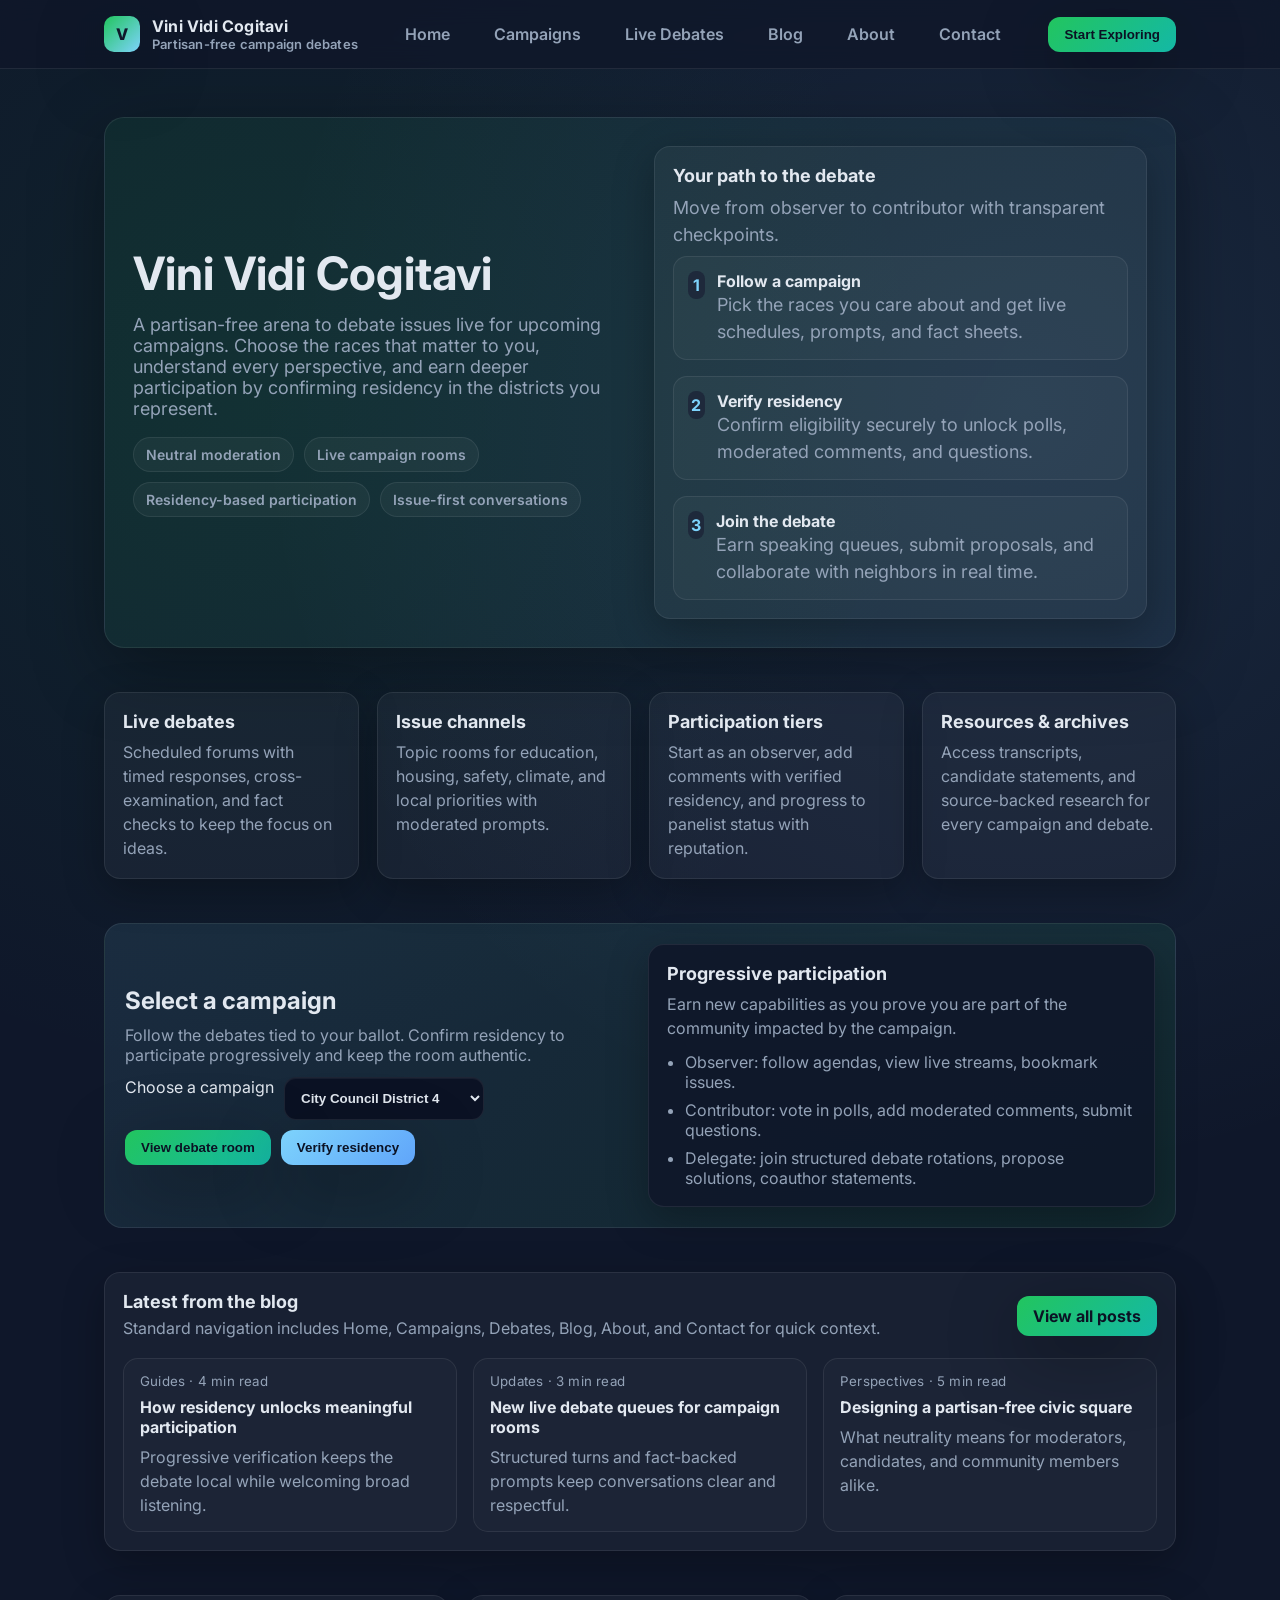
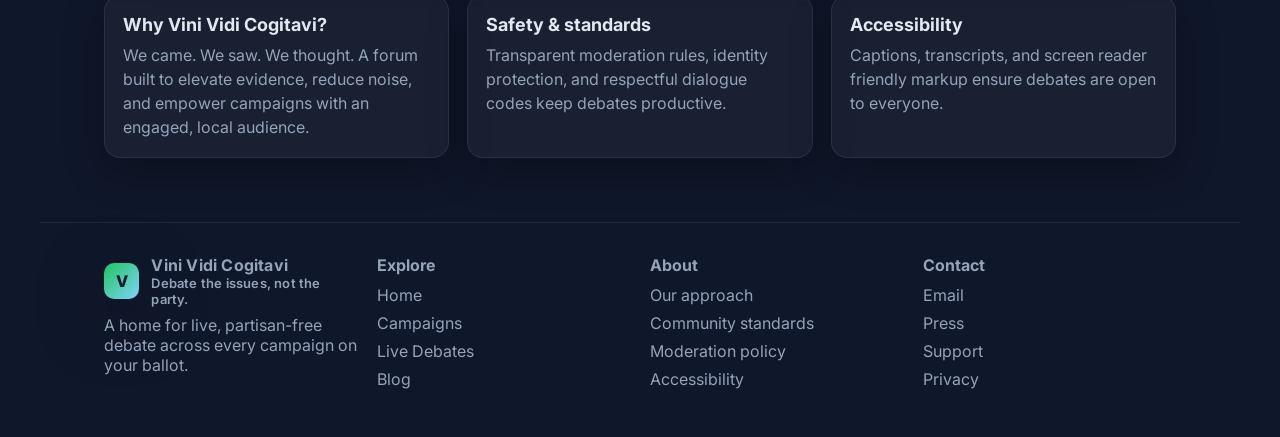
<file: index.html>
<!DOCTYPE html>
<html lang="en">
<head>
  <meta charset="UTF-8" />
  <meta name="viewport" content="width=device-width, initial-scale=1.0" />
  <title>Vini Vidi Cogitavi | Partisan-Free Campaign Debates</title>
  <link rel="preconnect" href="https://fonts.googleapis.com" />
  <link rel="preconnect" href="https://fonts.gstatic.com" crossorigin />
  <link
    href="https://fonts.googleapis.com/css2?family=Inter:wght@400;500;600;700&display=swap"
    rel="stylesheet"
  />
  <style>
    :root {
      --bg: #0f172a;
      --panel: rgba(255, 255, 255, 0.04);
      --highlight: #22c55e;
      --accent: #7dd3fc;
      --text: #e2e8f0;
      --muted: #94a3b8;
      --border: rgba(255, 255, 255, 0.08);
      --shadow: 0 20px 70px rgba(0, 0, 0, 0.35);
    }

    * {
      box-sizing: border-box;
    }

    body {
      margin: 0;
      font-family: 'Inter', system-ui, -apple-system, BlinkMacSystemFont, 'Segoe UI', sans-serif;
      background: radial-gradient(circle at 20% 20%, rgba(34, 197, 94, 0.08), transparent 35%),
        radial-gradient(circle at 80% 20%, rgba(125, 211, 252, 0.1), transparent 40%),
        var(--bg);
      color: var(--text);
      min-height: 100vh;
    }

    a {
      color: inherit;
      text-decoration: none;
    }

    header {
      position: sticky;
      top: 0;
      z-index: 10;
      backdrop-filter: blur(12px);
      background: rgba(15, 23, 42, 0.8);
      border-bottom: 1px solid var(--border);
    }

    .nav-bar {
      display: flex;
      align-items: center;
      justify-content: space-between;
      padding: 16px 5vw;
      max-width: 1200px;
      margin: 0 auto;
    }

    .brand {
      display: flex;
      align-items: center;
      gap: 12px;
      font-weight: 700;
      letter-spacing: 0.2px;
    }

    .brand span {
      display: inline-flex;
      align-items: center;
      justify-content: center;
      width: 36px;
      height: 36px;
      background: linear-gradient(135deg, #22c55e, #7dd3fc);
      color: #0f172a;
      border-radius: 10px;
      font-weight: 800;
      box-shadow: var(--shadow);
    }

    nav ul {
      display: flex;
      gap: 20px;
      list-style: none;
      margin: 0;
      padding: 0;
    }

    nav a {
      padding: 10px 12px;
      border-radius: 10px;
      font-weight: 600;
      color: var(--muted);
      transition: color 0.2s ease, background 0.2s ease;
    }

    nav a:hover,
    nav a:focus-visible {
      color: var(--text);
      background: var(--panel);
      outline: none;
    }

    .cta-btn {
      background: linear-gradient(135deg, #22c55e, #14b8a6);
      color: #0b1224;
      padding: 10px 16px;
      border-radius: 12px;
      font-weight: 700;
      border: none;
      cursor: pointer;
      box-shadow: var(--shadow);
      transition: transform 0.2s ease, box-shadow 0.2s ease;
    }

    .cta-btn:hover,
    .cta-btn:focus-visible {
      transform: translateY(-1px);
      box-shadow: 0 15px 40px rgba(34, 197, 94, 0.35);
      outline: none;
    }

    main {
      max-width: 1200px;
      margin: 0 auto;
      padding: 48px 5vw 64px;
      display: flex;
      flex-direction: column;
      gap: 44px;
    }

    .hero {
      display: grid;
      grid-template-columns: repeat(auto-fit, minmax(280px, 1fr));
      gap: 28px;
      align-items: center;
      background: linear-gradient(120deg, rgba(34, 197, 94, 0.08), rgba(125, 211, 252, 0.07));
      border: 1px solid var(--border);
      border-radius: 20px;
      padding: 28px;
      box-shadow: var(--shadow);
    }

    .hero h1 {
      font-size: clamp(32px, 5vw, 46px);
      margin: 0 0 16px;
      line-height: 1.1;
    }

    .hero p {
      margin: 0 0 18px;
      color: var(--muted);
      font-size: 18px;
    }

    .pill-row {
      display: flex;
      flex-wrap: wrap;
      gap: 10px;
      margin-top: 8px;
    }

    .pill {
      padding: 8px 12px;
      background: var(--panel);
      border: 1px solid var(--border);
      border-radius: 999px;
      color: var(--muted);
      font-weight: 600;
      font-size: 14px;
    }

    .panel-grid {
      display: grid;
      grid-template-columns: repeat(auto-fit, minmax(240px, 1fr));
      gap: 18px;
    }

    .panel {
      background: var(--panel);
      border: 1px solid var(--border);
      border-radius: 16px;
      padding: 18px;
      box-shadow: 0 12px 40px rgba(0, 0, 0, 0.28);
    }

    .panel h3 {
      margin: 0 0 8px;
      font-size: 18px;
    }

    .panel p {
      margin: 0;
      color: var(--muted);
      line-height: 1.5;
    }

    .status-list {
      display: grid;
      grid-template-columns: repeat(auto-fit, minmax(220px, 1fr));
      gap: 16px;
      margin-top: 8px;
    }

    .step {
      display: flex;
      gap: 12px;
      align-items: flex-start;
      padding: 14px;
      border-radius: 14px;
      background: rgba(255, 255, 255, 0.03);
      border: 1px solid var(--border);
    }

    .step span {
      width: 28px;
      height: 28px;
      border-radius: 8px;
      background: #1e293b;
      color: var(--accent);
      display: grid;
      place-items: center;
      font-weight: 700;
    }

    .campaign-card {
      display: grid;
      grid-template-columns: 1fr 1fr;
      gap: 16px;
      align-items: center;
      background: linear-gradient(135deg, rgba(125, 211, 252, 0.1), rgba(34, 197, 94, 0.1));
      border: 1px solid var(--border);
      border-radius: 18px;
      padding: 20px;
    }

    .campaign-card h2 {
      margin: 0 0 10px;
    }

    .campaign-card p {
      margin: 0 0 12px;
      color: var(--muted);
    }

    .campaign-card .controls {
      display: flex;
      flex-wrap: wrap;
      gap: 10px;
    }

    select {
      background: #0b1224;
      color: var(--text);
      border: 1px solid var(--border);
      border-radius: 12px;
      padding: 12px;
      min-width: 200px;
      font-weight: 600;
      box-shadow: inset 0 1px 0 rgba(255, 255, 255, 0.05);
    }

    .blog-list {
      display: grid;
      grid-template-columns: repeat(auto-fit, minmax(220px, 1fr));
      gap: 16px;
    }

    .blog-card {
      border: 1px solid var(--border);
      border-radius: 15px;
      padding: 14px 16px;
      background: rgba(255, 255, 255, 0.02);
      display: flex;
      flex-direction: column;
      gap: 8px;
    }

    .blog-card h4 {
      margin: 0;
    }

    .blog-card small {
      color: var(--muted);
      letter-spacing: 0.2px;
    }

    footer {
      max-width: 1200px;
      margin: 0 auto;
      padding: 32px 5vw 48px;
      color: var(--muted);
      border-top: 1px solid var(--border);
    }

    .footer-grid {
      display: grid;
      grid-template-columns: repeat(auto-fit, minmax(220px, 1fr));
      gap: 20px;
    }

    .footer-grid ul {
      list-style: none;
      padding: 0;
      margin: 10px 0 0;
      display: grid;
      gap: 8px;
    }

    .footer-grid a:hover,
    .footer-grid a:focus-visible {
      color: var(--text);
      outline: none;
    }

    @media (max-width: 720px) {
      nav ul {
        display: none;
      }

      .campaign-card {
        grid-template-columns: 1fr;
      }
    }
  </style>
</head>
<body>
  <header>
    <div class="nav-bar">
      <div class="brand" aria-label="Vini Vidi Cogitavi">
        <span>V</span>
        <div>
          Vini Vidi Cogitavi
          <div style="color: var(--muted); font-weight: 600; font-size: 13px;">Partisan-free campaign debates</div>
        </div>
      </div>
      <nav aria-label="Primary navigation">
        <ul>
          <li><a href="#home">Home</a></li>
          <li><a href="#campaigns">Campaigns</a></li>
          <li><a href="#debates">Live Debates</a></li>
          <li><a href="#blog">Blog</a></li>
          <li><a href="#about">About</a></li>
          <li><a href="#contact">Contact</a></li>
        </ul>
      </nav>
      <button class="cta-btn">Start Exploring</button>
    </div>
  </header>

  <main>
    <section class="hero" id="home">
      <div>
        <h1>Vini Vidi Cogitavi</h1>
        <p>
          A partisan-free arena to debate issues live for upcoming campaigns. Choose the races that matter to you,
          understand every perspective, and earn deeper participation by confirming residency in the districts you
          represent.
        </p>
        <div class="pill-row">
          <div class="pill">Neutral moderation</div>
          <div class="pill">Live campaign rooms</div>
          <div class="pill">Residency-based participation</div>
          <div class="pill">Issue-first conversations</div>
        </div>
      </div>
      <div class="panel">
        <h3>Your path to the debate</h3>
        <p>Move from observer to contributor with transparent checkpoints.</p>
        <div class="status-list">
          <div class="step">
            <span>1</span>
            <div>
              <strong>Follow a campaign</strong>
              <p>Pick the races you care about and get live schedules, prompts, and fact sheets.</p>
            </div>
          </div>
          <div class="step">
            <span>2</span>
            <div>
              <strong>Verify residency</strong>
              <p>Confirm eligibility securely to unlock polls, moderated comments, and questions.</p>
            </div>
          </div>
          <div class="step">
            <span>3</span>
            <div>
              <strong>Join the debate</strong>
              <p>Earn speaking queues, submit proposals, and collaborate with neighbors in real time.</p>
            </div>
          </div>
        </div>
      </div>
    </section>

    <section class="panel-grid" id="debates">
      <div class="panel">
        <h3>Live debates</h3>
        <p>Scheduled forums with timed responses, cross-examination, and fact checks to keep the focus on ideas.</p>
      </div>
      <div class="panel">
        <h3>Issue channels</h3>
        <p>Topic rooms for education, housing, safety, climate, and local priorities with moderated prompts.</p>
      </div>
      <div class="panel">
        <h3>Participation tiers</h3>
        <p>Start as an observer, add comments with verified residency, and progress to panelist status with reputation.</p>
      </div>
      <div class="panel">
        <h3>Resources &amp; archives</h3>
        <p>Access transcripts, candidate statements, and source-backed research for every campaign and debate.</p>
      </div>
    </section>

    <section class="campaign-card" id="campaigns">
      <div>
        <h2>Select a campaign</h2>
        <p>Follow the debates tied to your ballot. Confirm residency to participate progressively and keep the room
          authentic.</p>
        <div class="controls">
          <label for="campaign-select" class="sr-only">Choose a campaign</label>
          <select id="campaign-select" name="campaign-select">
            <option>City Council District 4</option>
            <option>State Senate 12</option>
            <option>Governor 2024</option>
            <option>School Board Zone A</option>
          </select>
          <button class="cta-btn">View debate room</button>
          <button class="cta-btn" style="background: linear-gradient(135deg, #7dd3fc, #60a5fa);">Verify residency</button>
        </div>
      </div>
      <div class="panel" style="background: rgba(15, 23, 42, 0.9);">
        <h3>Progressive participation</h3>
        <p style="margin-bottom: 12px;">Earn new capabilities as you prove you are part of the community impacted by
          the campaign.</p>
        <ul style="padding-left: 18px; margin: 0; display: grid; gap: 8px; color: var(--muted);">
          <li>Observer: follow agendas, view live streams, bookmark issues.</li>
          <li>Contributor: vote in polls, add moderated comments, submit questions.</li>
          <li>Delegate: join structured debate rotations, propose solutions, coauthor statements.</li>
        </ul>
      </div>
    </section>

    <section class="panel" id="blog">
      <div style="display: flex; justify-content: space-between; align-items: center; gap: 12px; flex-wrap: wrap;">
        <div>
          <h3 style="margin: 0;">Latest from the blog</h3>
          <p style="margin: 4px 0 0; color: var(--muted);">Standard navigation includes Home, Campaigns, Debates, Blog,
            About, and Contact for quick context.</p>
        </div>
        <a class="cta-btn" href="#blog">View all posts</a>
      </div>
      <div class="blog-list" style="margin-top: 18px;">
        <div class="blog-card">
          <small>Guides · 4 min read</small>
          <h4>How residency unlocks meaningful participation</h4>
          <p style="margin: 0; color: var(--muted);">Progressive verification keeps the debate local while welcoming
            broad listening.</p>
        </div>
        <div class="blog-card">
          <small>Updates · 3 min read</small>
          <h4>New live debate queues for campaign rooms</h4>
          <p style="margin: 0; color: var(--muted);">Structured turns and fact-backed prompts keep conversations clear
            and respectful.</p>
        </div>
        <div class="blog-card">
          <small>Perspectives · 5 min read</small>
          <h4>Designing a partisan-free civic square</h4>
          <p style="margin: 0; color: var(--muted);">What neutrality means for moderators, candidates, and community
            members alike.</p>
        </div>
      </div>
    </section>

    <section class="panel-grid" id="about">
      <div class="panel">
        <h3>Why Vini Vidi Cogitavi?</h3>
        <p>We came. We saw. We thought. A forum built to elevate evidence, reduce noise, and empower campaigns with an
          engaged, local audience.</p>
      </div>
      <div class="panel">
        <h3>Safety &amp; standards</h3>
        <p>Transparent moderation rules, identity protection, and respectful dialogue codes keep debates productive.</p>
      </div>
      <div class="panel">
        <h3>Accessibility</h3>
        <p>Captions, transcripts, and screen reader friendly markup ensure debates are open to everyone.</p>
      </div>
    </section>
  </main>

  <footer id="contact">
    <div class="footer-grid">
      <div>
        <div class="brand" style="margin-bottom: 8px;">
          <span>V</span>
          <div>
            Vini Vidi Cogitavi
            <div style="color: var(--muted); font-weight: 600; font-size: 13px;">Debate the issues, not the party.</div>
          </div>
        </div>
        <p style="margin: 0;">A home for live, partisan-free debate across every campaign on your ballot.</p>
      </div>
      <div>
        <strong>Explore</strong>
        <ul>
          <li><a href="#home">Home</a></li>
          <li><a href="#campaigns">Campaigns</a></li>
          <li><a href="#debates">Live Debates</a></li>
          <li><a href="#blog">Blog</a></li>
        </ul>
      </div>
      <div>
        <strong>About</strong>
        <ul>
          <li><a href="#about">Our approach</a></li>
          <li><a href="#">Community standards</a></li>
          <li><a href="#">Moderation policy</a></li>
          <li><a href="#">Accessibility</a></li>
        </ul>
      </div>
      <div>
        <strong>Contact</strong>
        <ul>
          <li><a href="mailto:hello@vinividicogitavi.example">Email</a></li>
          <li><a href="#">Press</a></li>
          <li><a href="#">Support</a></li>
          <li><a href="#">Privacy</a></li>
        </ul>
      </div>
    </div>
  </footer>
</body>
</html>
</file>
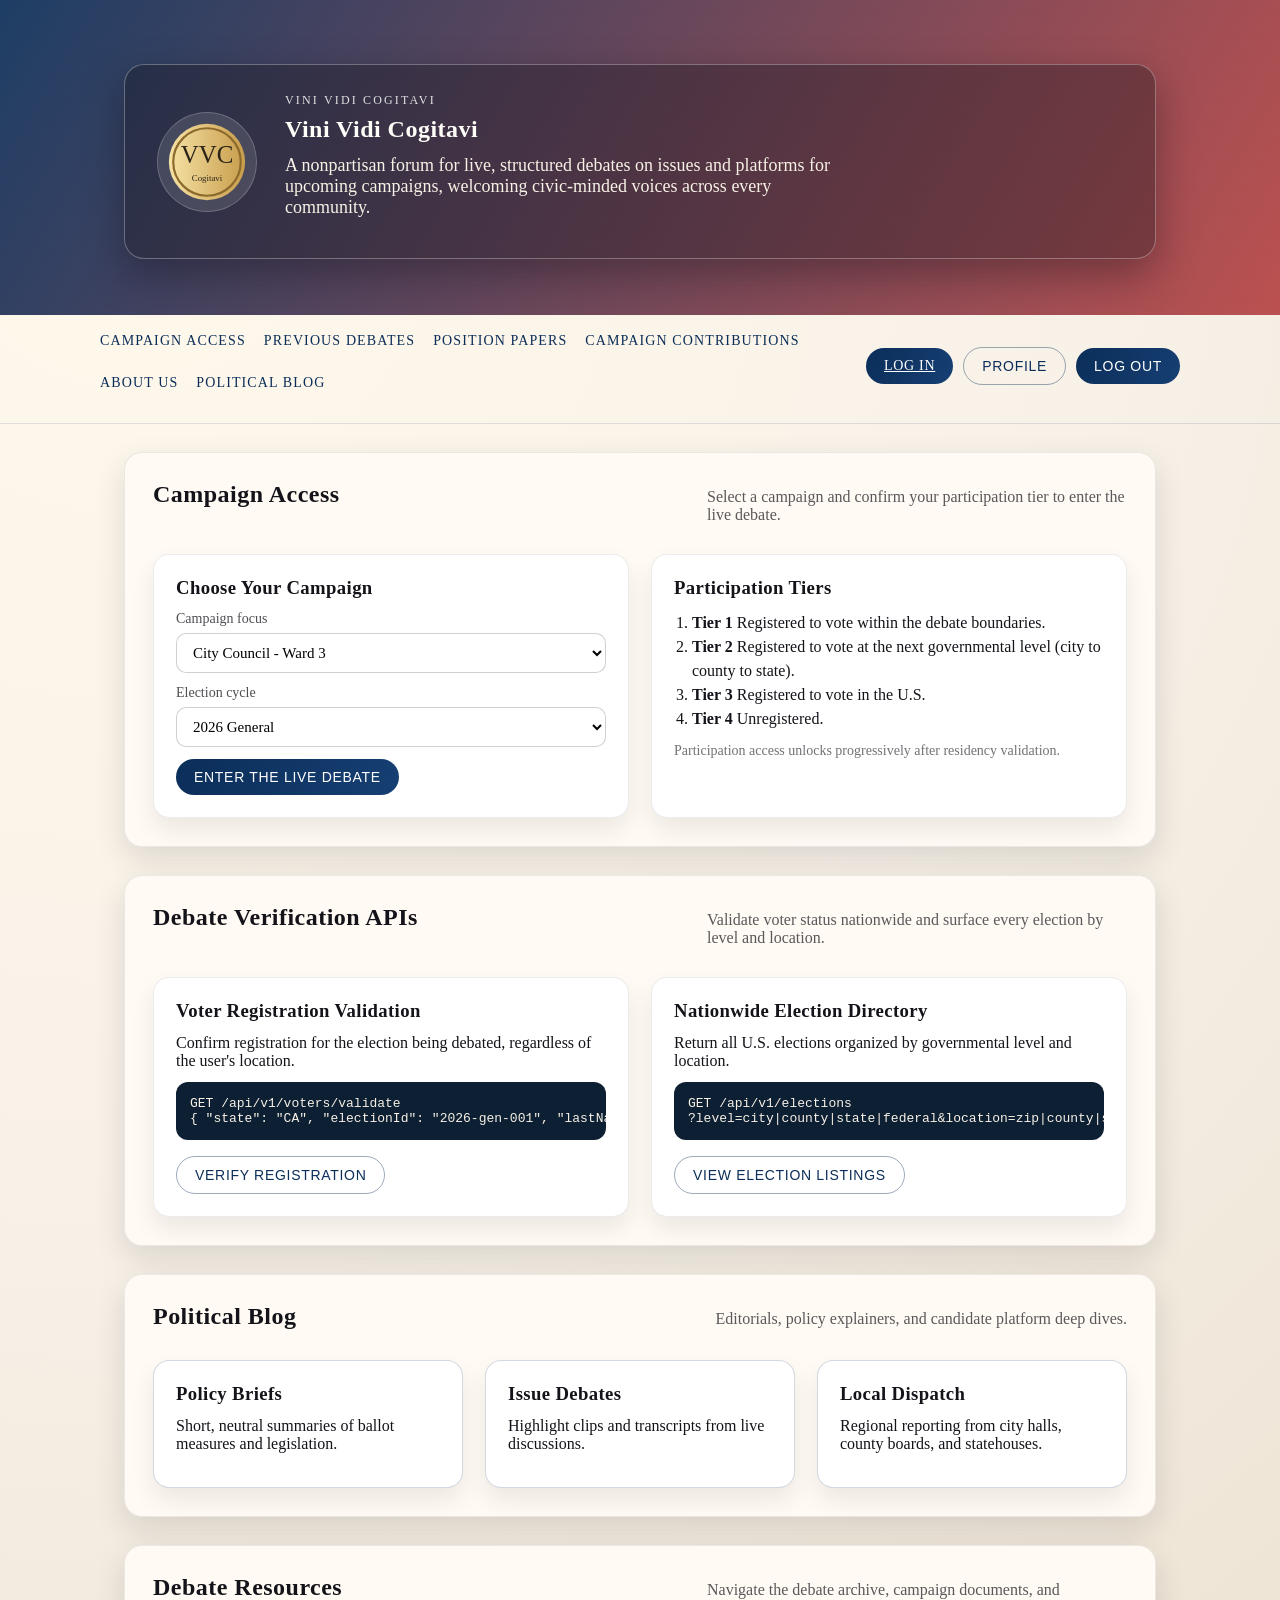
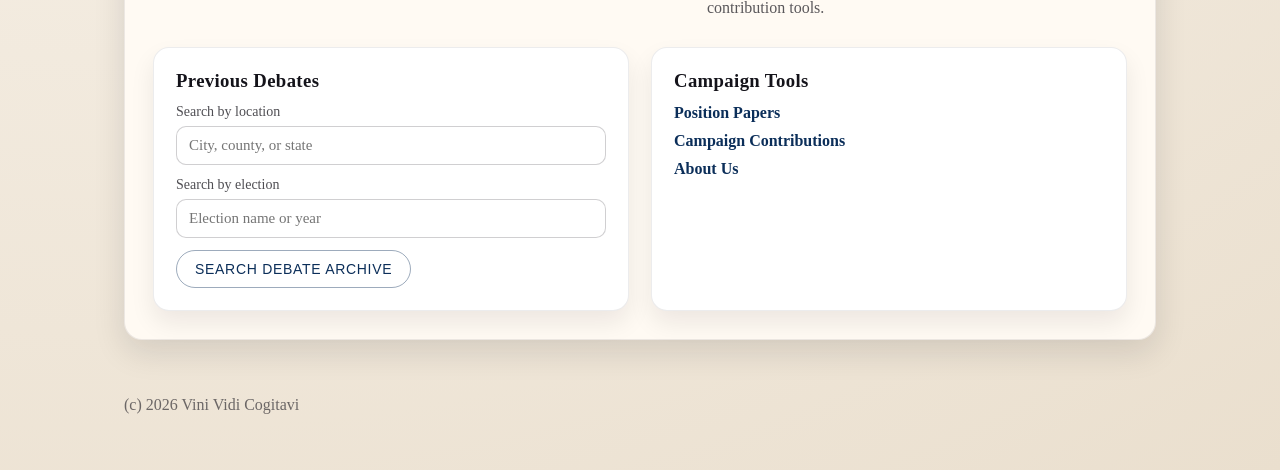
<file: site/index.html>
﻿<!doctype html>
<html lang="en">
  <head>
    <meta charset="utf-8" />
    <meta name="viewport" content="width=device-width, initial-scale=1" />
    <title>Vini Vidi Cogitavi</title>
    <meta name="description" content="Nonpartisan civic debate platform" />
    <link rel="stylesheet" href="css/style.css" />
  </head>
  <body>
    <header class="site-header">
      <section class="mission-hero">
        <div class="container">
          <div class="mission-card">
            <div class="logo" aria-hidden="true">
              <svg viewBox="0 0 120 120" role="img">
                <defs>
                  <linearGradient id="coin" x1="0" x2="1">
                    <stop offset="0" stop-color="#f6e2a4" />
                    <stop offset="1" stop-color="#c79d4c" />
                  </linearGradient>
                </defs>
                <circle cx="60" cy="60" r="52" fill="url(#coin)" />
                <circle cx="60" cy="60" r="46" fill="none" stroke="#8c6a2b" stroke-width="3" />
                <text x="60" y="62" text-anchor="middle" font-size="34" font-family="Garamond, 'Bookman Old Style', serif" fill="#2c2418">VVC</text>
                <text x="60" y="86" text-anchor="middle" font-size="12" font-family="Garamond, 'Bookman Old Style', serif" fill="#2c2418">Cogitavi</text>
              </svg>
            </div>
            <div class="mission-copy">
              <p class="eyebrow">Vini Vidi Cogitavi</p>
              <h1>Vini Vidi Cogitavi</h1>
              <p class="mission">
                A nonpartisan forum for live, structured debates on issues and platforms for upcoming campaigns, welcoming
                civic-minded voices across every community.
              </p>
            </div>
          </div>
        </div>
      </section>
      <div class="container nav-wrap">
        <div class="nav-row">
          <nav class="site-nav" aria-label="Primary">
            <a href="#">Campaign Access</a>
            <a href="#">Previous Debates</a>
            <a href="#">Position Papers</a>
            <a href="#">Campaign Contributions</a>
            <a href="#">About Us</a>
            <a href="#" class="nav-blog">Political Blog</a>
          </nav>
          <div class="auth-actions" aria-live="polite">
            <a href="login.html" class="btn auth-btn" id="loginLink">Log In</a>
            <div class="profile-area" id="profileArea" hidden>
              <button class="btn auth-btn ghost" id="profileButton" type="button">Profile</button>
              <button class="btn auth-btn" id="logoutButton" type="button">Log Out</button>
            </div>
          </div>
        </div>
      </div>
    </header>

    <main class="container">
      <section class="section reveal">
        <div class="section-head">
          <h2>Campaign Access</h2>
          <p>Select a campaign and confirm your participation tier to enter the live debate.</p>
        </div>
        <div class="grid two">
          <div class="card">
            <h3>Choose Your Campaign</h3>
            <label class="field">
              <span>Campaign focus</span>
              <select>
                <option>City Council - Ward 3</option>
                <option>County Executive</option>
                <option>State Senate - District 12</option>
                <option>Governor</option>
                <option>U.S. House - District 7</option>
              </select>
            </label>
            <label class="field">
              <span>Election cycle</span>
              <select>
                <option>2026 General</option>
                <option>2026 Primary</option>
                <option>2025 Special</option>
              </select>
            </label>
            <button class="btn">Enter the Live Debate</button>
          </div>
          <div class="card">
            <h3>Participation Tiers</h3>
            <ol class="tiers">
              <li><strong>Tier 1</strong> Registered to vote within the debate boundaries.</li>
              <li><strong>Tier 2</strong> Registered to vote at the next governmental level (city to county to state).</li>
              <li><strong>Tier 3</strong> Registered to vote in the U.S.</li>
              <li><strong>Tier 4</strong> Unregistered.</li>
            </ol>
            <p class="hint">Participation access unlocks progressively after residency validation.</p>
          </div>
        </div>
      </section>

      <section class="section reveal">
        <div class="section-head">
          <h2>Debate Verification APIs</h2>
          <p>Validate voter status nationwide and surface every election by level and location.</p>
        </div>
        <div class="grid two">
          <div class="card api-card">
            <h3>Voter Registration Validation</h3>
            <p>Confirm registration for the election being debated, regardless of the user's location.</p>
            <pre><code>GET /api/v1/voters/validate
{ "state": "CA", "electionId": "2026-gen-001", "lastName": "Nguyen" }</code></pre>
            <button class="btn ghost">Verify Registration</button>
          </div>
          <div class="card api-card">
            <h3>Nationwide Election Directory</h3>
            <p>Return all U.S. elections organized by governmental level and location.</p>
            <pre><code>GET /api/v1/elections
?level=city|county|state|federal&amp;location=zip|county|state</code></pre>
            <button class="btn ghost">View Election Listings</button>
          </div>
        </div>
      </section>

      <section class="section reveal">
        <div class="section-head">
          <h2>Political Blog</h2>
          <p>Editorials, policy explainers, and candidate platform deep dives.</p>
        </div>
        <div class="grid three">
          <a class="card link-card" href="#">
            <h3>Policy Briefs</h3>
            <p>Short, neutral summaries of ballot measures and legislation.</p>
          </a>
          <a class="card link-card" href="#">
            <h3>Issue Debates</h3>
            <p>Highlight clips and transcripts from live discussions.</p>
          </a>
          <a class="card link-card" href="#">
            <h3>Local Dispatch</h3>
            <p>Regional reporting from city halls, county boards, and statehouses.</p>
          </a>
        </div>
      </section>

      <section class="section reveal">
        <div class="section-head">
          <h2>Debate Resources</h2>
          <p>Navigate the debate archive, campaign documents, and contribution tools.</p>
        </div>
        <div class="grid two">
          <div class="card">
            <h3>Previous Debates</h3>
            <label class="field">
              <span>Search by location</span>
              <input type="text" placeholder="City, county, or state" />
            </label>
            <label class="field">
              <span>Search by election</span>
              <input type="text" placeholder="Election name or year" />
            </label>
            <button class="btn ghost">Search Debate Archive</button>
          </div>
          <div class="card">
            <h3>Campaign Tools</h3>
            <ul class="link-list">
              <li><a href="#">Position Papers</a></li>
              <li><a href="#">Campaign Contributions</a></li>
              <li><a href="#">About Us</a></li>
            </ul>
          </div>
        </div>
      </section>
    </main>

    <footer class="site-footer">
      <div class="container">
        <p>c 2026 Vini Vidi Cogitavi</p>
      </div>
    </footer>

    <script src="js/auth.js"></script>
    <script src="js/main.js"></script>
  </body>
</html>
</file>
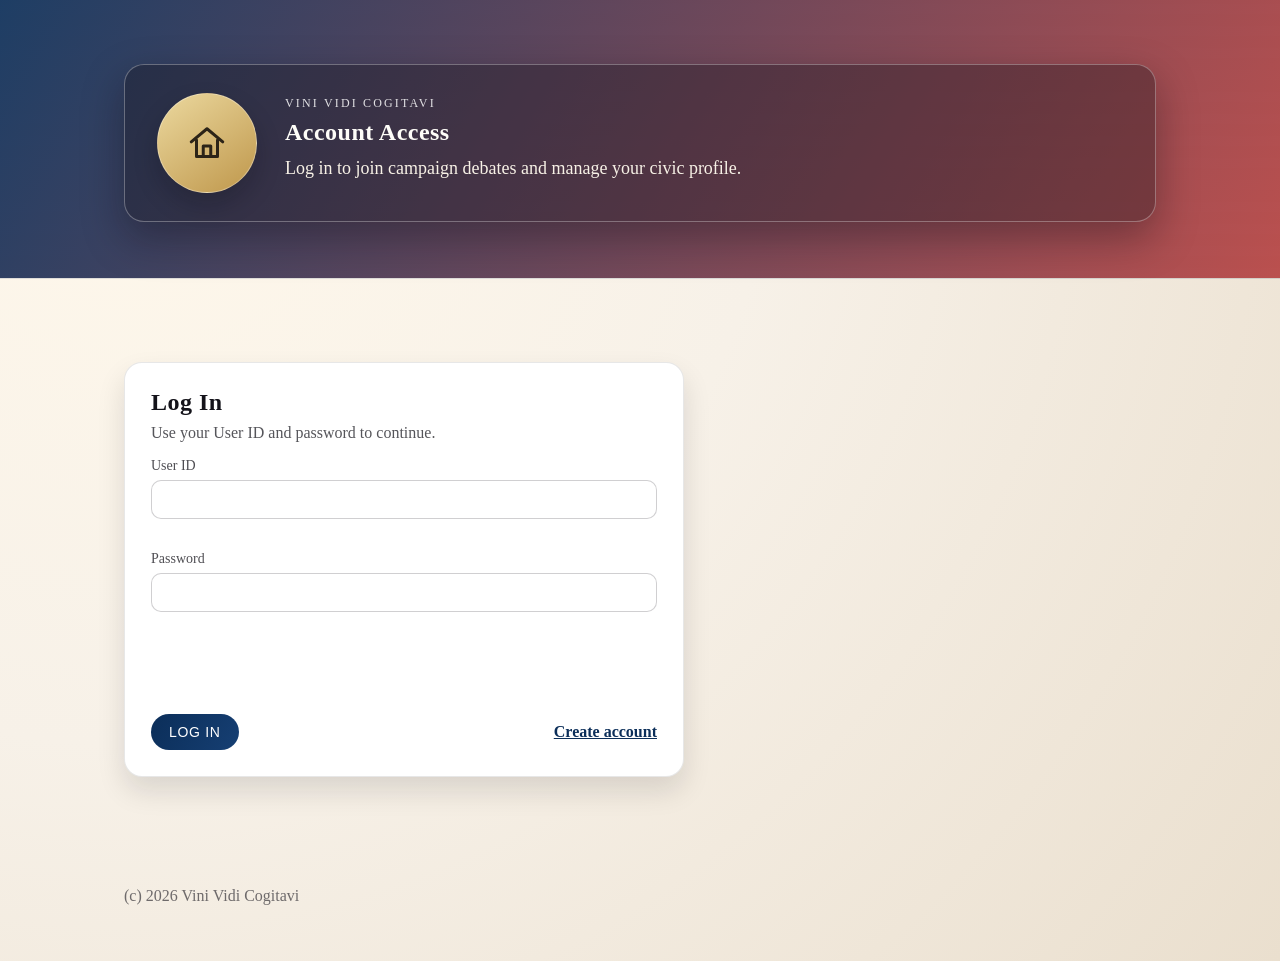
<file: site/login.html>
<!doctype html>
<html lang="en">
  <head>
    <meta charset="utf-8" />
    <meta name="viewport" content="width=device-width, initial-scale=1" />
    <title>Log In | Vini Vidi Cogitavi</title>
    <meta name="description" content="Log in to Vini Vidi Cogitavi" />
    <link rel="stylesheet" href="css/style.css" />
  </head>
  <body>
    <header class="site-header">
      <section class="mission-hero">
        <div class="container">
          <div class="mission-card">
            <a class="hero-badge home-link" href="index.html" aria-label="Return to home page">
              <svg viewBox="0 0 64 64" role="img" aria-hidden="true">
                <path
                  d="M11 30.5 32 13l21 17.5"
                  fill="none"
                  stroke="currentColor"
                  stroke-linecap="round"
                  stroke-linejoin="round"
                  stroke-width="4"
                />
                <path
                  d="M18 28v22h28V28"
                  fill="none"
                  stroke="currentColor"
                  stroke-linecap="round"
                  stroke-linejoin="round"
                  stroke-width="4"
                />
                <path
                  d="M27 50V36h10v14"
                  fill="none"
                  stroke="currentColor"
                  stroke-linecap="round"
                  stroke-linejoin="round"
                  stroke-width="4"
                />
              </svg>
            </a>
            <div class="mission-copy">
              <p class="eyebrow">Vini Vidi Cogitavi</p>
              <h1>Account Access</h1>
              <p class="mission">Log in to join campaign debates and manage your civic profile.</p>
            </div>
          </div>
        </div>
      </section>
    </header>

    <main class="container auth-main">
      <section class="auth-shell">
        <div class="auth-card">
          <h2>Log In</h2>
          <p class="auth-subtitle">Use your User ID and password to continue.</p>
          <form id="loginForm" novalidate>
            <label class="field" for="userId">
              <span>User ID</span>
              <input id="userId" name="userId" type="text" autocomplete="username" required />
            </label>
            <p class="form-error" id="userIdError" aria-live="polite"></p>

            <label class="field" for="password">
              <span>Password</span>
              <input id="password" name="password" type="password" autocomplete="current-password" required />
            </label>
            <p class="form-error" id="passwordError" aria-live="polite"></p>
            <p class="form-error" id="loginError" aria-live="polite"></p>
            <p class="form-ok" id="loginOk" aria-live="polite"></p>

            <div class="auth-actions-row">
              <button class="btn" type="submit">Log In</button>
              <a class="inline-link" href="signup.html">Create account</a>
            </div>
          </form>
        </div>
      </section>
    </main>

    <footer class="site-footer">
      <div class="container">
        <p>c 2026 Vini Vidi Cogitavi</p>
      </div>
    </footer>

    <script src="js/auth.js"></script>
    <script src="js/login.js"></script>
    <script src="js/main.js"></script>
  </body>
</html>
</file>
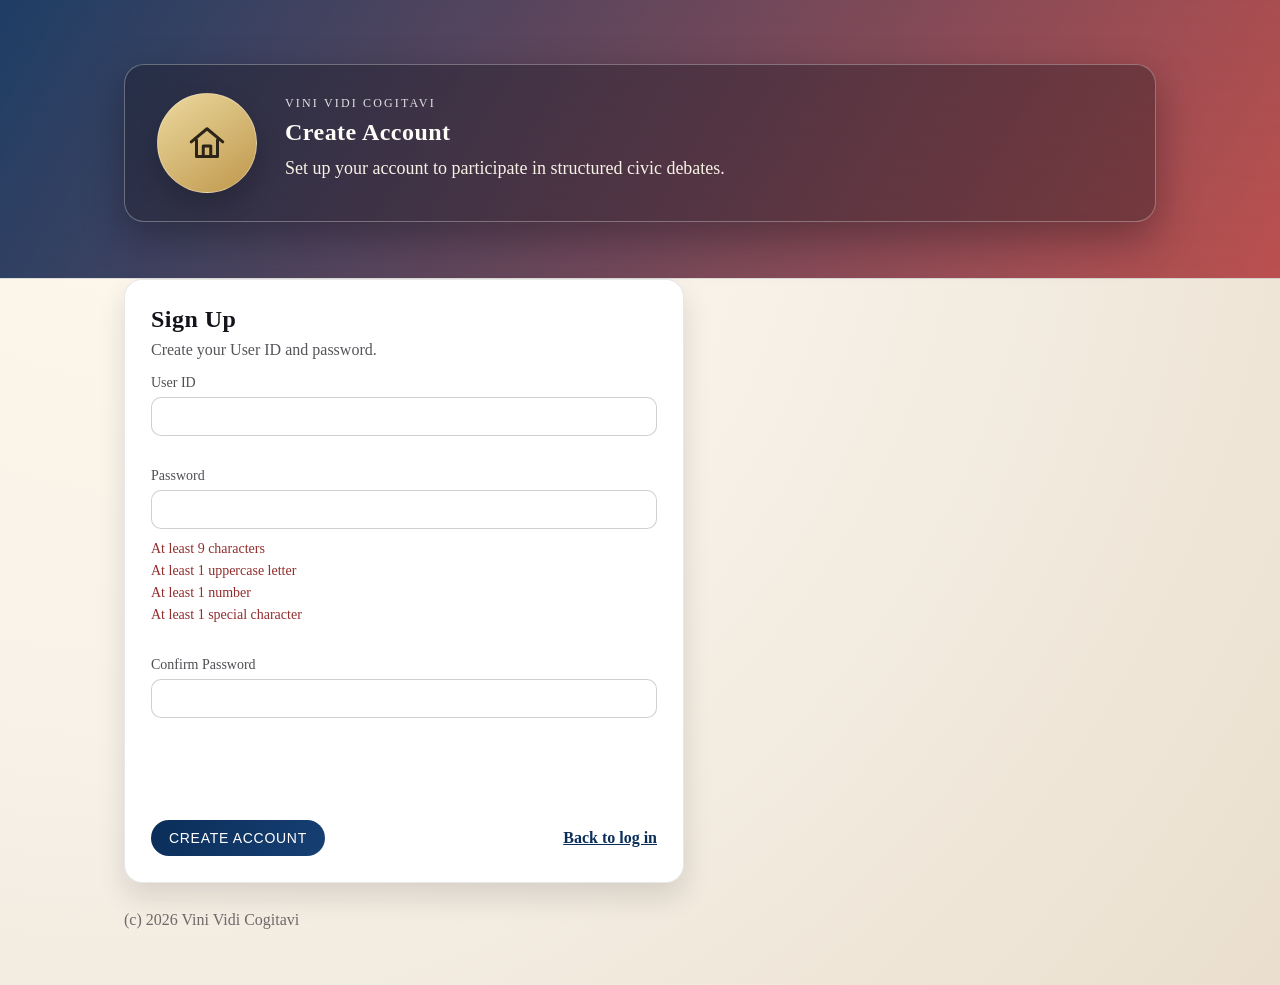
<file: site/signup.html>
<!doctype html>
<html lang="en">
  <head>
    <meta charset="utf-8" />
    <meta name="viewport" content="width=device-width, initial-scale=1" />
    <title>Create Account | Vini Vidi Cogitavi</title>
    <meta name="description" content="Create an account for Vini Vidi Cogitavi" />
    <link rel="stylesheet" href="css/style.css" />
  </head>
  <body>
    <header class="site-header">
      <section class="mission-hero">
        <div class="container">
          <div class="mission-card">
            <a class="hero-badge home-link" href="index.html" aria-label="Return to home page">
              <svg viewBox="0 0 64 64" role="img" aria-hidden="true">
                <path
                  d="M11 30.5 32 13l21 17.5"
                  fill="none"
                  stroke="currentColor"
                  stroke-linecap="round"
                  stroke-linejoin="round"
                  stroke-width="4"
                />
                <path
                  d="M18 28v22h28V28"
                  fill="none"
                  stroke="currentColor"
                  stroke-linecap="round"
                  stroke-linejoin="round"
                  stroke-width="4"
                />
                <path
                  d="M27 50V36h10v14"
                  fill="none"
                  stroke="currentColor"
                  stroke-linecap="round"
                  stroke-linejoin="round"
                  stroke-width="4"
                />
              </svg>
            </a>
            <div class="mission-copy">
              <p class="eyebrow">Vini Vidi Cogitavi</p>
              <h1>Create Account</h1>
              <p class="mission">Set up your account to participate in structured civic debates.</p>
            </div>
          </div>
        </div>
      </section>
    </header>

    <main class="container auth-main">
      <section class="auth-shell">
        <div class="auth-card">
          <h2>Sign Up</h2>
          <p class="auth-subtitle">Create your User ID and password.</p>
          <form id="signupForm" novalidate>
            <label class="field" for="userId">
              <span>User ID</span>
              <input id="userId" name="userId" type="text" autocomplete="username" required />
            </label>
            <p class="form-error" id="userIdError" aria-live="polite"></p>

            <label class="field" for="password">
              <span>Password</span>
              <input id="password" name="password" type="password" autocomplete="new-password" required />
            </label>
            <ul class="rules" id="passwordRules" aria-live="polite">
              <li data-rule="length">At least 9 characters</li>
              <li data-rule="uppercase">At least 1 uppercase letter</li>
              <li data-rule="number">At least 1 number</li>
              <li data-rule="special">At least 1 special character</li>
            </ul>
            <p class="form-error" id="passwordError" aria-live="polite"></p>

            <label class="field" for="confirmPassword">
              <span>Confirm Password</span>
              <input id="confirmPassword" name="confirmPassword" type="password" autocomplete="new-password" required />
            </label>
            <p class="form-error" id="confirmPasswordError" aria-live="polite"></p>
            <p class="form-error" id="signupError" aria-live="polite"></p>
            <p class="form-ok" id="signupOk" aria-live="polite"></p>

            <div class="auth-actions-row">
              <button class="btn" type="submit">Create Account</button>
              <a class="inline-link" href="login.html">Back to log in</a>
            </div>
          </form>
        </div>
      </section>
    </main>

    <footer class="site-footer">
      <div class="container">
        <p>c 2026 Vini Vidi Cogitavi</p>
      </div>
    </footer>

    <script src="js/auth.js"></script>
    <script src="js/signup.js"></script>
    <script src="js/main.js"></script>
  </body>
</html>
</file>
<file: site/css/style.css>
﻿:root {
  --paper: #f7f1e8;
  --ink: #14131a;
  --navy: #0b2e59;
  --crimson: #b33b3b;
  --gold: #caa24f;
  --cloud: #efe7dc;
  --card: #fffaf3;
  --shadow: rgba(20, 19, 26, 0.12);
}

* {
  box-sizing: border-box;
}

body {
  margin: 0;
  font-family: "Garamond", "Palatino Linotype", "Bookman Old Style", serif;
  color: var(--ink);
  background: radial-gradient(circle at 10% 10%, #fff8eb 0%, var(--paper) 45%, #eadfce 100%);
}

h1,
h2,
h3 {
  font-family: "Copperplate Gothic Bold", "Garamond", serif;
  letter-spacing: 0.02em;
  margin: 0 0 12px;
}

p {
  margin: 0 0 12px;
}

.container {
  max-width: 1080px;
  margin: 0 auto;
  padding: 0 24px;
}

.site-header {
  border-bottom: 1px solid rgba(11, 46, 89, 0.12);
}

.mission-hero {
  color: #fefdf8;
  background-image:
    linear-gradient(120deg, rgba(11, 46, 89, 0.92), rgba(179, 59, 59, 0.88)),
    repeating-linear-gradient(0deg, rgba(255, 255, 255, 0.18) 0 10px, rgba(255, 255, 255, 0) 10px 22px),
    radial-gradient(circle at 18% 30%, rgba(255, 255, 255, 0.4) 0 2px, transparent 3px 40px);
  padding: 64px 0 56px;
}

.mission-card {
  display: grid;
  grid-template-columns: auto 1fr;
  gap: 28px;
  align-items: center;
  background: rgba(20, 19, 26, 0.35);
  border: 1px solid rgba(255, 255, 255, 0.3);
  padding: 28px 32px;
  border-radius: 20px;
  box-shadow: 0 16px 40px rgba(11, 10, 18, 0.35);
}

.logo {
  width: 100px;
  height: 100px;
  display: grid;
  place-items: center;
  border-radius: 50%;
  background: rgba(255, 255, 255, 0.12);
  border: 1px solid rgba(255, 255, 255, 0.2);
}

.hero-badge {
  width: 100px;
  height: 100px;
  display: grid;
  place-items: center;
  border-radius: 50%;
  flex-shrink: 0;
}

.logo svg {
  width: 88px;
  height: 88px;
}

.home-link {
  text-decoration: none;
  background:
    linear-gradient(145deg, rgba(246, 226, 164, 0.95), rgba(199, 157, 76, 0.95));
  border: 1px solid rgba(255, 255, 255, 0.3);
  box-shadow: 0 12px 24px rgba(11, 10, 18, 0.22);
  color: #2c2418;
  transition: transform 0.2s ease, box-shadow 0.2s ease, background 0.2s ease;
}

.home-link:hover,
.home-link:focus-visible {
  transform: translateY(-2px);
  box-shadow: 0 16px 30px rgba(11, 10, 18, 0.28);
  background:
    linear-gradient(145deg, rgba(252, 237, 185, 1), rgba(210, 168, 82, 1));
}

.home-link:focus-visible {
  outline: 2px solid rgba(255, 255, 255, 0.9);
  outline-offset: 4px;
}

.home-link svg {
  width: 48px;
  height: 48px;
}

.eyebrow {
  text-transform: uppercase;
  letter-spacing: 0.18em;
  font-size: 12px;
  color: rgba(255, 255, 255, 0.85);
  margin-bottom: 8px;
}

.mission {
  font-size: 18px;
  max-width: 560px;
  color: #f7f1e6;
}

.nav-wrap {
  padding: 18px 0 24px;
}

.nav-row {
  display: flex;
  align-items: center;
  justify-content: space-between;
  gap: 18px;
}

.site-nav {
  display: flex;
  flex-wrap: wrap;
  gap: 18px;
  font-size: 14px;
  text-transform: uppercase;
  letter-spacing: 0.08em;
}

.site-nav a {
  color: var(--navy);
  text-decoration: none;
  padding-bottom: 6px;
  border-bottom: 2px solid transparent;
  transition: border-color 0.2s ease, color 0.2s ease;
}

.site-nav a:hover {
  border-bottom-color: var(--gold);
  color: #0f3b6b;
}

.nav-blog {
  color: var(--crimson);
  border-bottom-color: rgba(179, 59, 59, 0.5);
}

.auth-actions {
  display: flex;
  align-items: center;
  gap: 10px;
}

.profile-area {
  display: flex;
  gap: 10px;
  align-items: center;
}

.auth-btn {
  white-space: nowrap;
}

.btn.auth-btn.ghost {
  background: transparent;
}

.section {
  background: var(--card);
  margin: 28px 0;
  padding: 28px;
  border-radius: 18px;
  border: 1px solid rgba(20, 19, 26, 0.08);
  box-shadow: 0 12px 32px var(--shadow);
}

.section-head {
  display: flex;
  justify-content: space-between;
  gap: 24px;
  align-items: baseline;
  margin-bottom: 18px;
}

.section-head p {
  max-width: 420px;
  color: rgba(20, 19, 26, 0.7);
}

.grid {
  display: grid;
  gap: 22px;
}

.grid.two {
  grid-template-columns: repeat(2, minmax(0, 1fr));
}

.grid.three {
  grid-template-columns: repeat(3, minmax(0, 1fr));
}

.card {
  background: #ffffff;
  border-radius: 16px;
  padding: 22px;
  border: 1px solid rgba(20, 19, 26, 0.08);
  box-shadow: 0 12px 24px rgba(20, 19, 26, 0.08);
}

.link-card {
  text-decoration: none;
  color: inherit;
  border: 1px solid rgba(11, 46, 89, 0.18);
  transition: transform 0.2s ease, box-shadow 0.2s ease;
}

.link-card:hover {
  transform: translateY(-4px);
  box-shadow: 0 16px 28px rgba(11, 46, 89, 0.16);
}

.field {
  display: grid;
  gap: 6px;
  margin-bottom: 12px;
  font-size: 14px;
  color: rgba(20, 19, 26, 0.75);
}

select,
input {
  border-radius: 10px;
  border: 1px solid rgba(20, 19, 26, 0.2);
  padding: 10px 12px;
  font-family: inherit;
  font-size: 15px;
  background: #fff;
}

.tiers {
  padding-left: 18px;
  margin: 0 0 12px;
  line-height: 1.5;
}

.hint {
  color: rgba(20, 19, 26, 0.6);
  font-size: 14px;
}

.btn {
  display: inline-flex;
  align-items: center;
  justify-content: center;
  padding: 10px 18px;
  border-radius: 999px;
  border: none;
  background: linear-gradient(120deg, var(--navy), #163f73);
  color: #fff;
  font-size: 14px;
  letter-spacing: 0.05em;
  text-transform: uppercase;
  cursor: pointer;
}

.btn.ghost {
  background: transparent;
  color: var(--navy);
  border: 1px solid rgba(11, 46, 89, 0.4);
}

.api-card pre {
  background: #0d1f33;
  color: #f7f1e6;
  padding: 14px;
  border-radius: 12px;
  overflow-x: auto;
  margin: 12px 0 16px;
}

.link-list {
  list-style: none;
  padding: 0;
  margin: 0;
  display: grid;
  gap: 10px;
}

.link-list a {
  color: var(--navy);
  text-decoration: none;
  font-weight: 600;
}

.site-footer {
  padding: 28px 0 44px;
  color: rgba(20, 19, 26, 0.6);
}

.auth-main {
  min-height: calc(100vh - 320px);
  display: grid;
  align-items: center;
}

.auth-shell {
  max-width: 560px;
}

.auth-card {
  background: #ffffff;
  border-radius: 18px;
  border: 1px solid rgba(20, 19, 26, 0.1);
  box-shadow: 0 14px 28px rgba(20, 19, 26, 0.12);
  padding: 26px;
}

.auth-card h2 {
  margin-bottom: 8px;
}

.auth-subtitle {
  color: rgba(20, 19, 26, 0.72);
  margin-bottom: 16px;
}

.auth-actions-row {
  display: flex;
  align-items: center;
  justify-content: space-between;
  gap: 12px;
  margin-top: 14px;
}

.form-error {
  margin: 6px 0 0;
  font-size: 14px;
  color: #922d2d;
  min-height: 20px;
}

.form-ok {
  margin: 10px 0 0;
  font-size: 14px;
  color: #155c2f;
  min-height: 20px;
}

.rules {
  list-style: none;
  margin: 0 0 14px;
  padding: 0;
  display: grid;
  gap: 6px;
}

.rules li {
  color: rgba(20, 19, 26, 0.7);
  font-size: 14px;
}

.rules li.ok {
  color: #155c2f;
}

.rules li.bad {
  color: #922d2d;
}

.inline-link {
  color: var(--navy);
  font-weight: 600;
}

.reveal {
  opacity: 0;
  transform: translateY(16px);
  animation: reveal 0.7s ease forwards;
}

main .section:nth-of-type(1).reveal {
  animation-delay: 0.05s;
}

main .section:nth-of-type(2).reveal {
  animation-delay: 0.12s;
}

main .section:nth-of-type(3).reveal {
  animation-delay: 0.2s;
}

main .section:nth-of-type(4).reveal {
  animation-delay: 0.28s;
}

@keyframes reveal {
  to {
    opacity: 1;
    transform: translateY(0);
  }
}

@media (max-width: 900px) {
  .mission-card {
    grid-template-columns: 1fr;
    text-align: center;
  }

  .hero-badge {
    margin: 0 auto;
  }

  .section-head {
    flex-direction: column;
    align-items: flex-start;
  }

  .grid.two,
  .grid.three {
    grid-template-columns: 1fr;
  }
}

@media (max-width: 600px) {
  .mission-hero {
    padding: 48px 0 40px;
  }

  .mission {
    font-size: 16px;
  }

  .site-nav {
    gap: 12px;
  }

  .nav-row {
    flex-direction: column;
    align-items: flex-start;
  }

  .auth-actions,
  .profile-area,
  .auth-actions-row {
    width: 100%;
    flex-wrap: wrap;
  }
}
</file>
